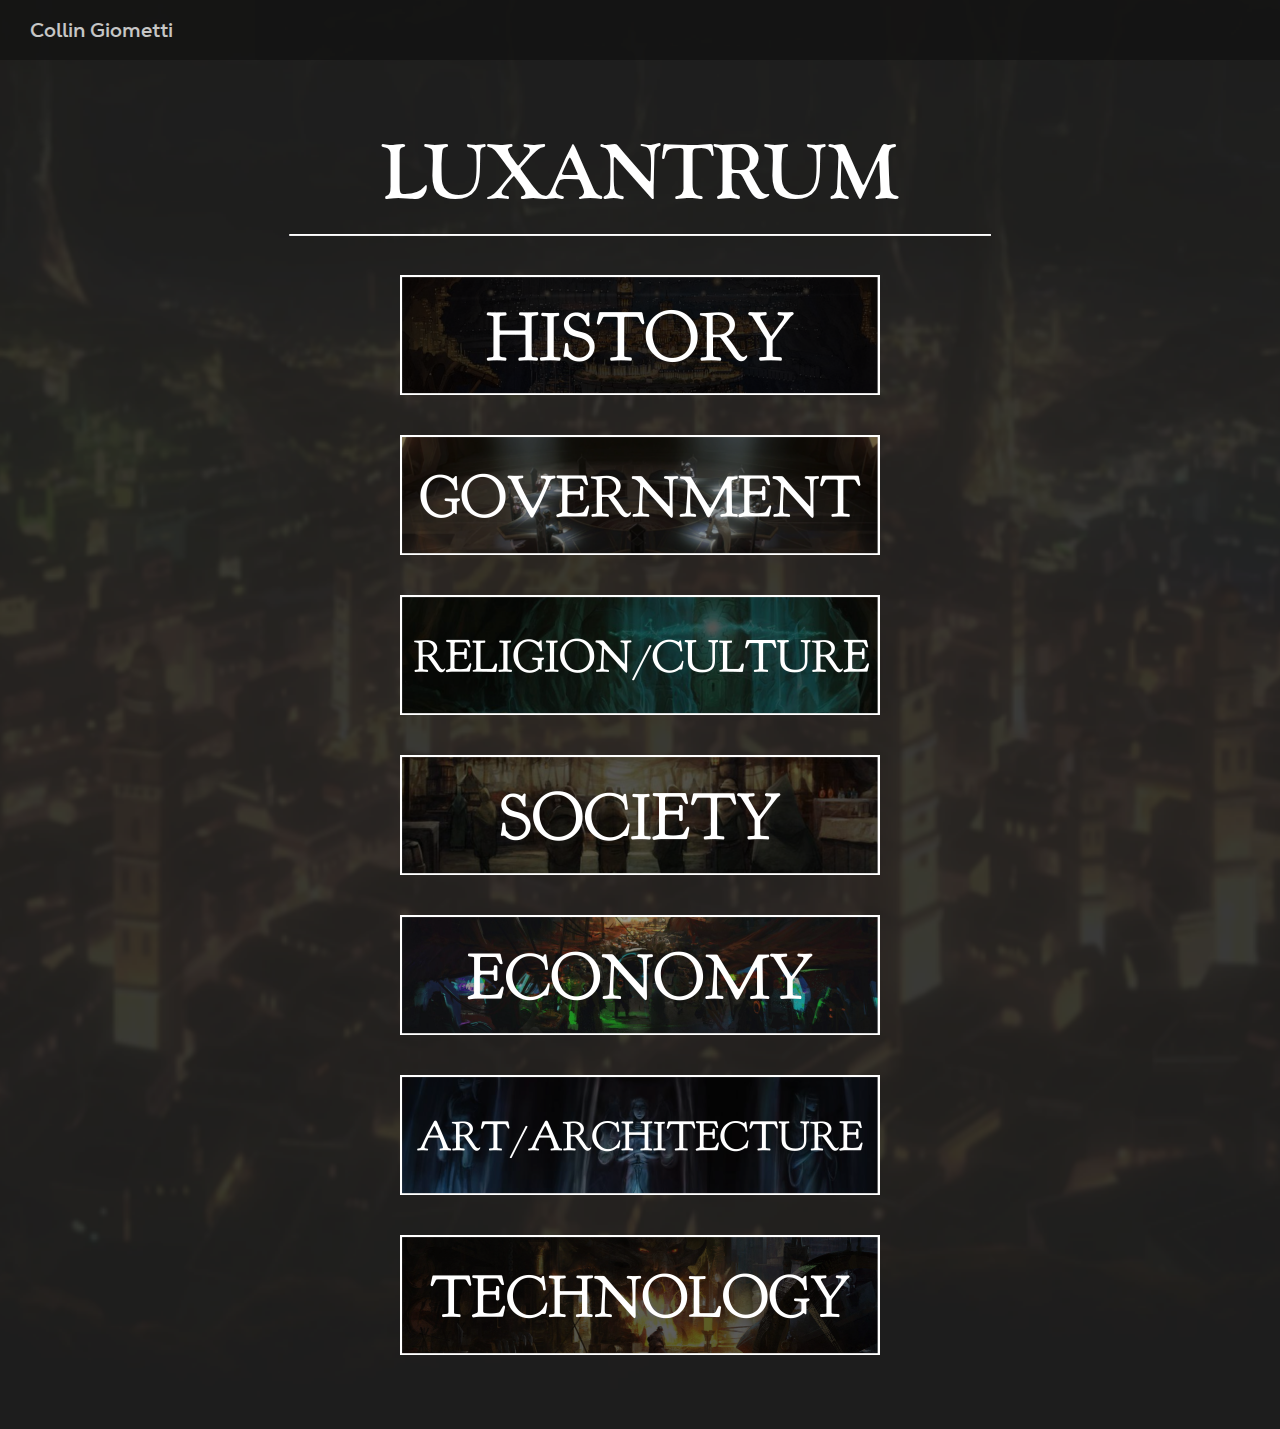
<file: index.html>
<!DOCTYPE html>
<html lang="en">
<head>
    <meta charset="UTF-8">
    <meta http-equiv="X-UA-Compatible" content="IE=edge">
    <meta name="viewport" content="width=device-width, initial-scale=1.0">
    <link rel="icon" type="image/x-icon" href="./assets/images/favicon.png">
    <link rel="stylesheet" href="main.css">
    <title>Luxantrum</title>
</head>
<body>
    <div class="header">
        <p style="margin: 5px; margin-left: 20px; font-size: 100%;">Collin Giometti</p>
    </div>
    <table class="content">
        <tr><th><h1 style="font-size: 500%; margin: 10px;">LUXANTRUM</h1></th></tr>
        <tr><th><hr style="border-top: 1px solid white; margin: auto; margin-bottom: 20px; width: 700px;"></th></tr>
        <tr><th><a href="./pages/history.html"><img class="banner" src="./assets/images/histbanner.png"></a></th></tr>
        <tr><th><a href="./pages/government.html"><img class="banner" src="./assets/images/govbanner.png"></a></th></tr>
        <tr><th><a href="./pages/religion.html"><img class="banner" src="./assets/images/rcbanner.png"></a></th></tr>
        <tr><th><a href="./pages/society.html"><img class="banner" src="./assets/images/societybanner.png"></a></th></tr>
        <tr><th><a href="./pages/economy.html"><img class="banner" src="./assets/images/ecbanner.png"></a></th></tr>
        <tr><th><a href="./pages/artarchitecture.html"><img class="banner" src="./assets/images/artbanner.png"></a></th></tr>
        <tr><th><a href="./pages/technology.html"><img class="banner" src="./assets/images/techbanner.png"></a></th></tr>
    </table>
</body>
</html>
</file>
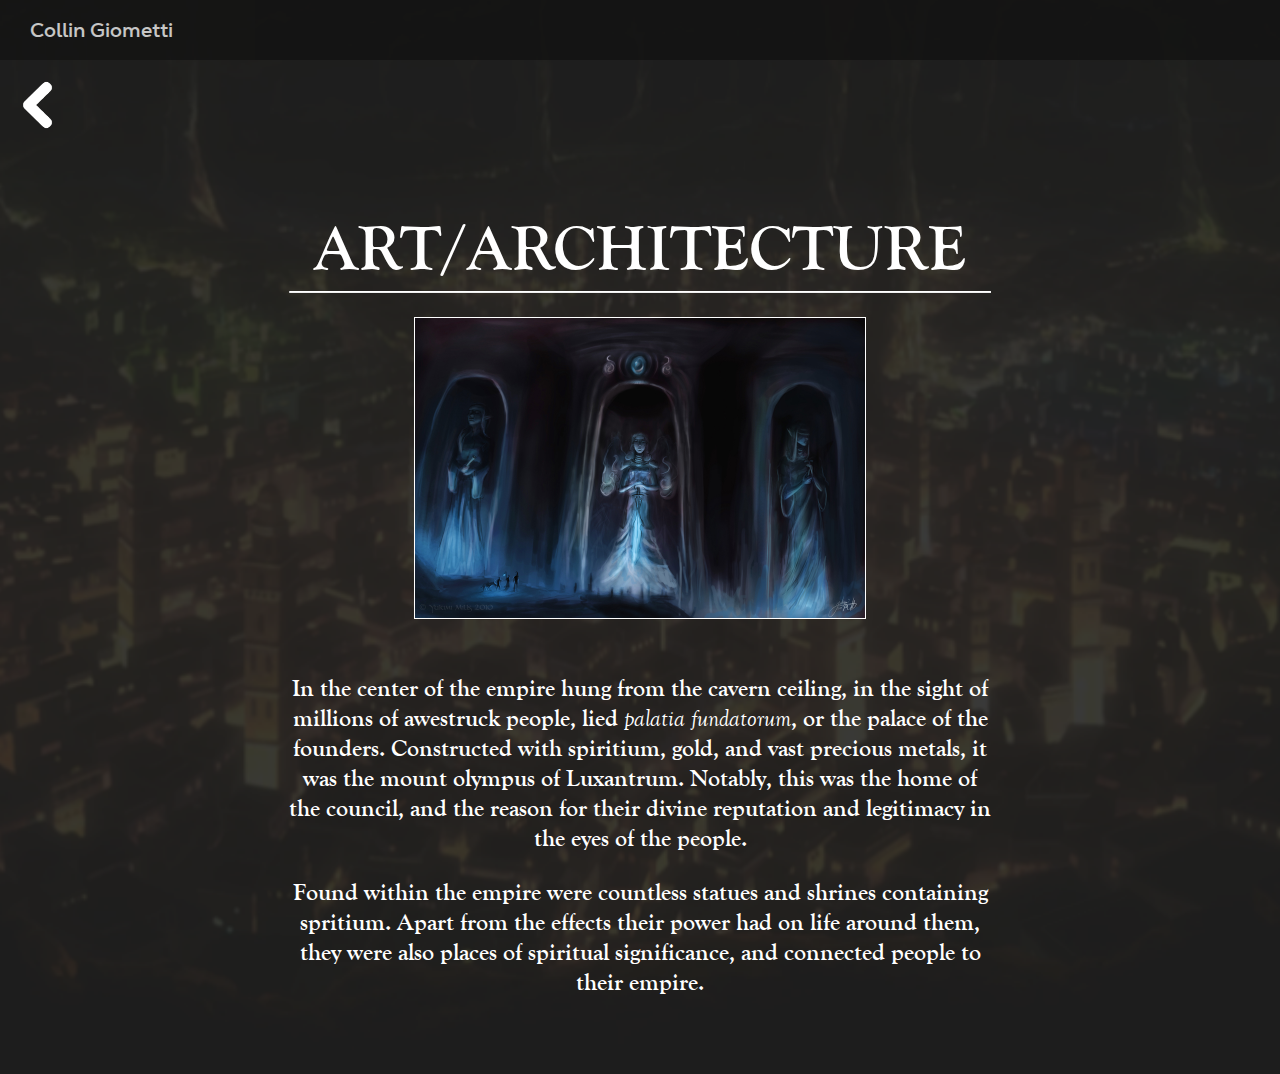
<file: pages/artarchitecture.html>
<!DOCTYPE html>
<html lang="en">
<head>
    <meta charset="UTF-8">
    <meta http-equiv="X-UA-Compatible" content="IE=edge">
    <meta name="viewport" content="width=device-width, initial-scale=1.0">
    <link rel="icon" type="image/x-icon" href="../assets/images/favicon.png">
    <link rel="stylesheet" href="../main.css">
    <title>Art/Architecture</title>
</head>
<body>
    <div class="header">
        <p style="margin: 5px; margin-left: 20px; font-size: 100%;">Collin Giometti</p>
    </div>
    <a href="../index.html"><img class="back" src="../assets/images/backarrow.png"></a>
    <table class="content">
        <tr><td><h1 style="font-size: 400%; margin: 0px;">ART/ARCHITECTURE</h1></td></tr>
        <tr><td><hr style="width: 700px;"></td></tr>
        <tr><td><img src="../assets/images/statues.jpg" height="300px" style="border: 1px solid white; margin: 20px;"></td></tr>
        <tr><td>
            <p>In the center of the empire hung from the cavern ceiling, in the sight of millions of awestruck people, lied <span style="font-family: goudyItalic;">palatia fundatorum</span>, or the palace of the founders. Constructed with spiritium, gold, and vast precious metals, it was the mount olympus of Luxantrum. Notably, this was the home of the council, and the reason for their divine reputation and legitimacy in the eyes of the people.</p>
            <p>Found within the empire were countless statues and shrines containing spritium. Apart from the effects their power had on life around them, they were also places of spiritual significance, and connected people to their empire.</p>
        </td></tr>
    </table>
</body>
</html>
</file>
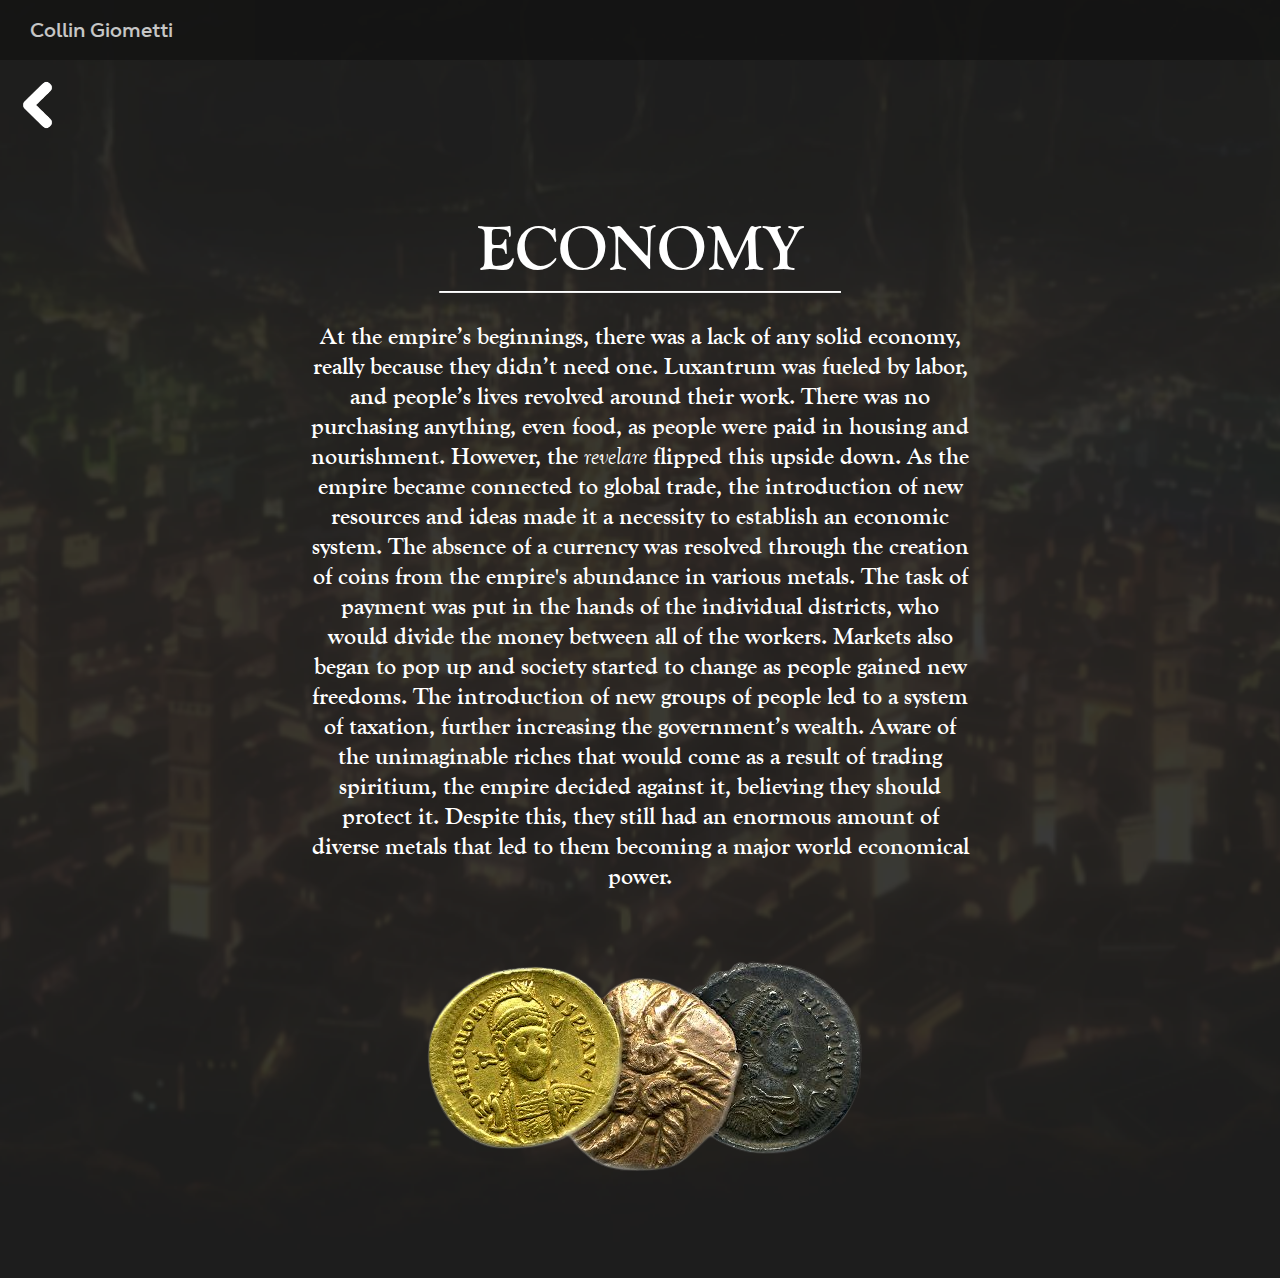
<file: pages/economy.html>
<!DOCTYPE html>
<html lang="en">
<head>
    <meta charset="UTF-8">
    <meta http-equiv="X-UA-Compatible" content="IE=edge">
    <meta name="viewport" content="width=device-width, initial-scale=1.0">
    <link rel="icon" type="image/x-icon" href="../assets/images/favicon.png">
    <link rel="stylesheet" href="../main.css">
    <title>Economy</title>
</head>
<body>
    <div class="header">
        <p style="margin: 5px; margin-left: 20px; font-size: 100%;">Collin Giometti</p>
    </div>
    <a href="../index.html"><img class="back" src="../assets/images/backarrow.png"></a>
    <table class="content">
        <tr><td><h1 style="font-size: 400%; margin: 0px;">ECONOMY</h1></td></tr>
        <tr><td><hr style="width: 400px;"></td></tr>
        <tr><td><p>At the empire’s beginnings, there was a lack of any solid economy, really because they didn’t need one. Luxantrum was fueled by labor, and people’s lives revolved around their work. There was no purchasing anything, even food, as people were paid in housing and nourishment. However, the <span style="font-family: goudyItalic;">revelare</span> flipped this upside down. As the empire became connected to global trade, the introduction of new resources and ideas made it a necessity to establish an economic system. The absence of a currency was resolved through the creation of coins from the empire's abundance in various metals. The task of payment was put in the hands of the individual districts, who would divide the money between all of the workers. Markets also began to pop up and society started to change as people gained new freedoms. The introduction of new groups of people led to a system of taxation, further increasing the government’s wealth. Aware of the unimaginable riches that would come as a result of trading spiritium, the empire decided against it, believing they should protect it. Despite this, they still had an enormous amount of diverse metals that led to them becoming a major world economical power.</p></td></tr>
        <tr><td><img src="../assets/images/coins.png" height="300px"></td></tr>
    </table>
</body>
</html>
</file>
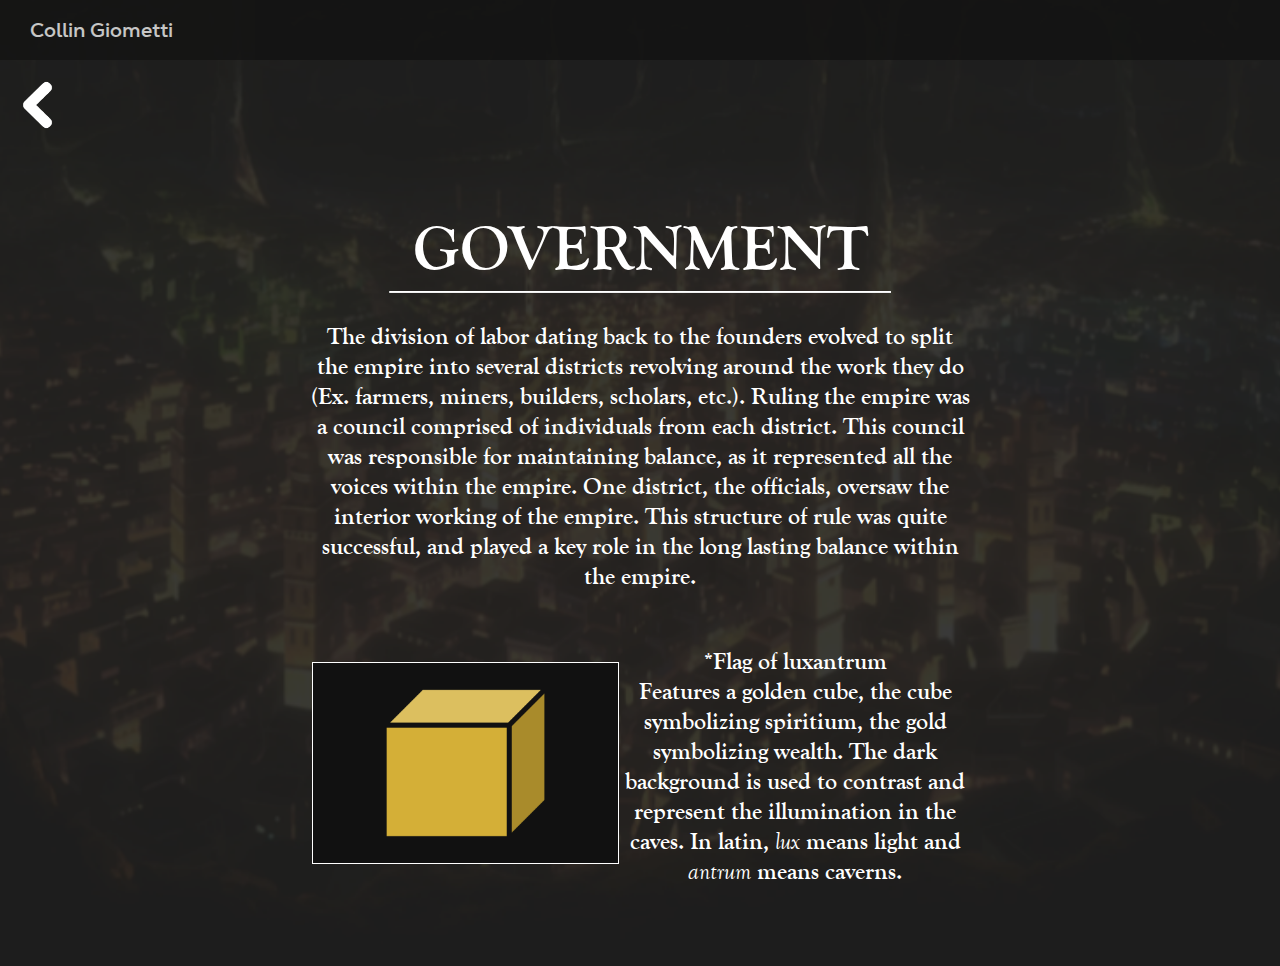
<file: pages/government.html>
<!DOCTYPE html>
<html lang="en">
<head>
    <meta charset="UTF-8">
    <meta http-equiv="X-UA-Compatible" content="IE=edge">
    <meta name="viewport" content="width=device-width, initial-scale=1.0">
    <link rel="icon" type="image/x-icon" href="../assets/images/favicon.png">
    <link rel="stylesheet" href="../main.css">
    <title>Government</title>
</head>
<body>
    <div class="header">
        <p style="margin: 5px; margin-left: 20px; font-size: 100%;">Collin Giometti</p>
    </div>
    <a href="../index.html"><img class="back" src="../assets/images/backarrow.png"></a>
    <table class="content">
        <tr><td><h1 style="font-size: 400%; margin: 0px;">GOVERNMENT</h1></td></tr>
        <tr><td><hr style="width: 500px;"></td></tr>
        <tr><td><p>The division of labor dating back to the founders evolved to split the empire into several districts revolving around the work they do (Ex. farmers, miners, builders, scholars, etc.). Ruling the empire was a council comprised of individuals from each district. This council was responsible for maintaining balance, as it represented all the voices within the empire. One district, the officials, oversaw the interior working of the empire. This structure of rule was quite successful, and played a key role in the long lasting balance within the empire.</p></td></tr>
        <tr><td>
            <table>
                <tr>
                    <td><img src="../assets/images/flag.png" height="200px" style="border: 1px solid white;"></td>
                    <td><p>*Flag of luxantrum<br>Features a golden cube, the cube symbolizing spiritium, the gold symbolizing wealth. The dark background is used to contrast and represent the illumination in the caves. In latin, <span style="font-family: goudyItalic;">lux</span> means light and <span style="font-family: goudyItalic;">antrum</span> means caverns.</p></td>
                </tr>
            </table>
        </td></tr>
    </table>
</body>
</html>
</file>
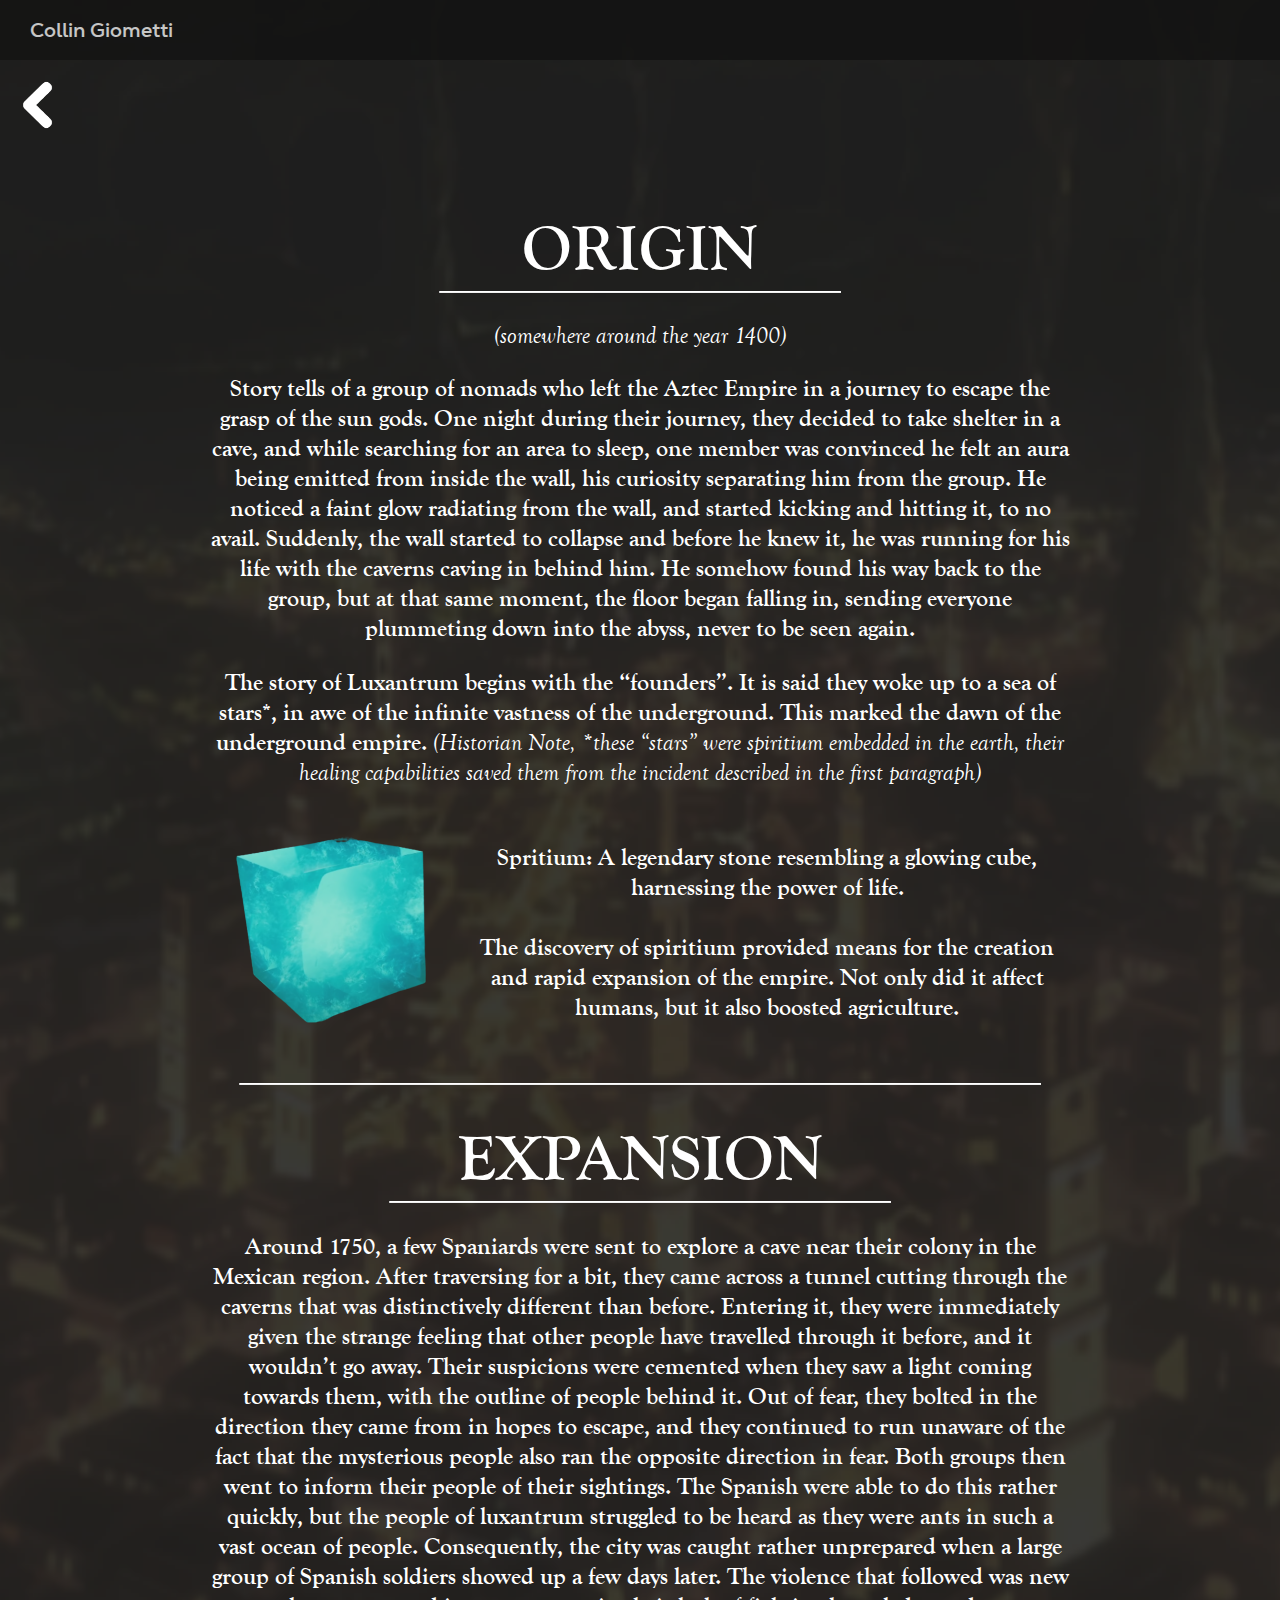
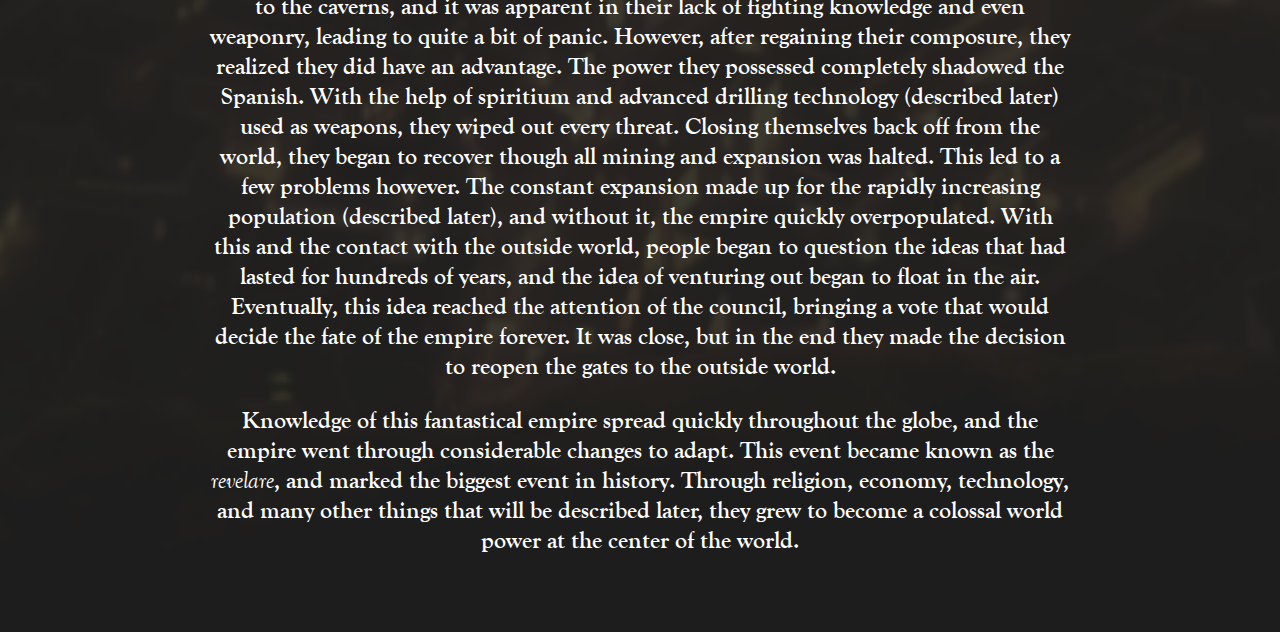
<file: pages/history.html>
<!DOCTYPE html>
<html lang="en">
<head>
    <meta charset="UTF-8">
    <meta http-equiv="X-UA-Compatible" content="IE=edge">
    <meta name="viewport" content="width=device-width, initial-scale=1.0">
    <link rel="icon" type="image/x-icon" href="../assets/images/favicon.png">
    <link rel="stylesheet" href="../main.css">
    <title>History</title>
</head>
<body>
    <div class="header">
        <p style="margin: 5px; margin-left: 20px; font-size: 100%;">Collin Giometti</p>
    </div>
    <a href="../index.html"><img class="back" src="../assets/images/backarrow.png"></a>
    <table class="content">
        <tr><td><h1 style="font-size: 400%; margin: 0px;">ORIGIN</h1></td></tr>
        <tr><td><hr style="width: 400px;"></td></tr>
        <tr><td>
            <p style="font-family: goudyItalic;">(somewhere around the year 1400)</p>
            <p>Story tells of a group of nomads who left the Aztec Empire in a journey to escape the grasp of the sun gods. One night during their journey, they decided to take shelter in a cave, and while searching for an area to sleep, one member was convinced he felt an aura being emitted from inside the wall, his curiosity separating him from the group. He noticed a faint glow radiating from the wall, and started kicking and hitting it, to no avail. Suddenly, the wall started to collapse and before he knew it, he was running for his life with the caverns caving in behind him. He somehow found his way back to the group, but at that same moment, the floor began falling in, sending everyone plummeting down into the abyss, never to be seen again.</p>
            <p>The story of Luxantrum begins with the “founders”. It is said they woke up to a sea of stars*, in awe of the infinite vastness of the underground. This marked the dawn of the underground empire. <span style="font-family: goudyItalic;">(Historian Note, *these “stars” were spiritium embedded in the earth, their healing capabilities saved them from the incident described in the first paragraph)</span></p>
        </td></tr>
        <tr><td>
            <table>
                <tr>
                    <td><img src="../assets/images/spiritium.png" style="max-width: 250px;"></td>
                    <td><p>Spritium: A legendary stone resembling a glowing cube, harnessing the power of life. <br><br> The discovery of spiritium provided means for the creation and rapid expansion of the empire. Not only did it affect humans, but it also boosted agriculture.</p></td>
                </tr>
            </table>
        </td></tr>
        <tr><td><div style="margin: 30px;"><hr style="width: 800px;"></div></td></tr>
        <tr><td><h1 style="font-size: 400%; margin: 0px;">EXPANSION</h1></td></tr>
        <tr><td><hr style="width: 500px;"></td></tr>
        <tr><td>
            <p>Around 1750, a few Spaniards were sent to explore a cave near their colony in the Mexican region. After traversing for a bit, they came across a tunnel cutting through the caverns that was distinctively different than before. Entering it, they were immediately given the strange feeling that other people have travelled through it before, and it wouldn’t go away. Their suspicions were cemented when they saw a light coming towards them, with the outline of people behind it. Out of fear, they bolted in the direction they came from in hopes to escape, and they continued to run unaware of the fact that the mysterious people also ran the opposite direction in fear. Both groups then went to inform their people of their sightings. The Spanish were able to do this rather quickly, but the people of luxantrum struggled to be heard as they were ants in such a vast ocean of people. Consequently, the city was caught rather unprepared when a large group of Spanish soldiers showed up a few days later. The violence that followed was new to the caverns, and it was apparent in their lack of fighting knowledge and even weaponry, leading to quite a bit of panic. However, after regaining their composure, they realized they did have an advantage. The power they possessed completely shadowed the Spanish. With the help of spiritium and advanced drilling technology (described later) used as weapons, they wiped out every threat. Closing themselves back off from the world, they began to recover though all mining and expansion was halted. This led to a few problems however. The constant expansion made up for the rapidly increasing population (described later), and without it, the empire quickly overpopulated. With this and the contact with the outside world, people began to question the ideas that had lasted for hundreds of years, and the idea of venturing out began to float in the air. Eventually, this idea reached the attention of the council, bringing a vote that would decide the fate of the empire forever. It was close, but in the end they made the decision to reopen the gates to the outside world.</p>
            <p>Knowledge of this fantastical empire spread quickly throughout the globe, and the empire went through considerable changes to adapt. This event became known as the <span style="font-family: goudyItalic;">revelare</span>, and marked the biggest event in history. Through religion, economy, technology, and many other things that will be described later, they grew to become a colossal world power at the center of the world.</p>
        </td></tr>
    </table>
</body>
</html>
</file>
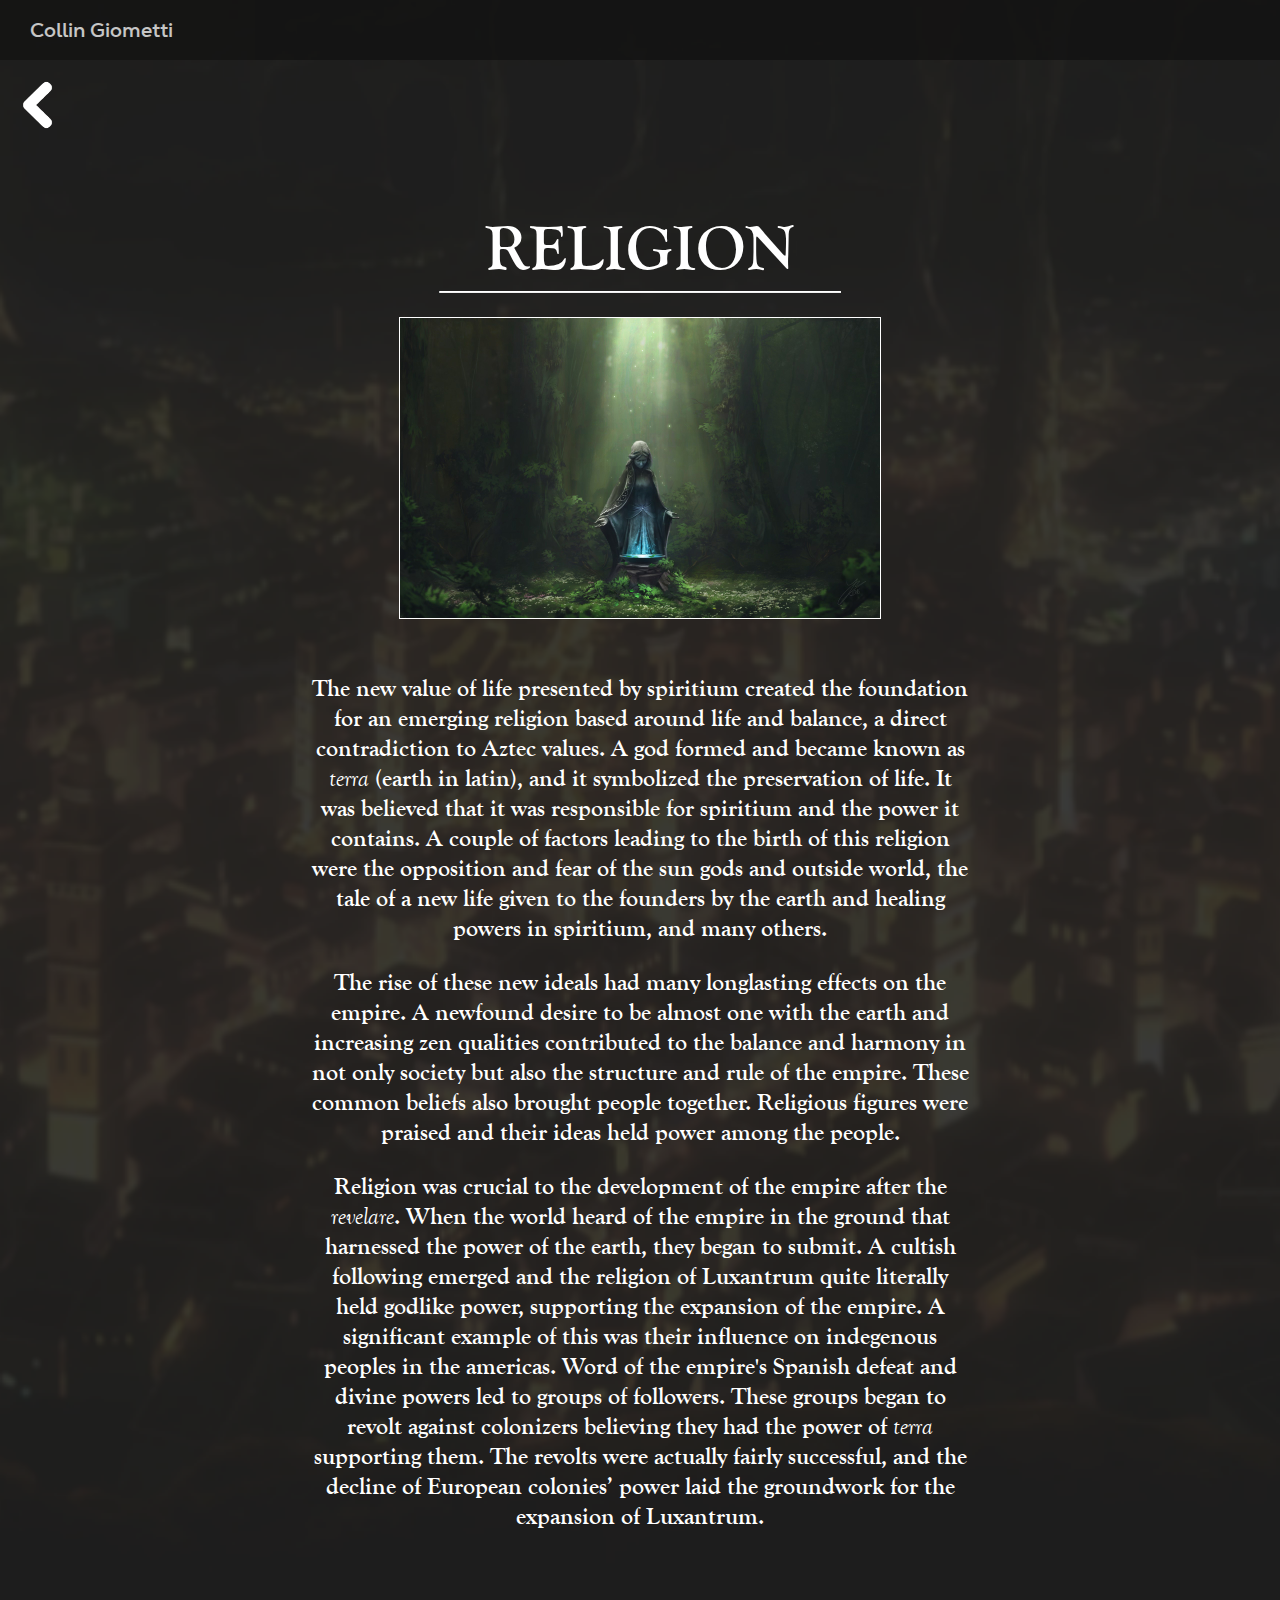
<file: pages/religion.html>
<!DOCTYPE html>
<html lang="en">
<head>
    <meta charset="UTF-8">
    <meta http-equiv="X-UA-Compatible" content="IE=edge">
    <meta name="viewport" content="width=device-width, initial-scale=1.0">
    <link rel="icon" type="image/x-icon" href="../assets/images/favicon.png">
    <link rel="stylesheet" href="../main.css">
    <title>Religion/Culture</title>
</head>
<body>
    <div class="header">
        <p style="margin: 5px; margin-left: 20px; font-size: 100%;">Collin Giometti</p>
    </div>
    <a href="../index.html"><img class="back" src="../assets/images/backarrow.png"></a>
    <table class="content">
        <tr><td><h1 style="font-size: 400%; margin: 0px;">RELIGION</h1></td></tr>
        <tr><td><hr style="width: 400px;"></td></tr>
        <tr><td><img src="../assets/images/religionimg.jpg" height="300px" style="margin: 20px; border: 1px solid white;"></td></tr>
        <tr><td>
            <p>The new value of life presented by spiritium created the foundation for an emerging religion based around life and balance, a direct contradiction to Aztec values. A god formed and became known as <span style="font-family: goudyItalic;">terra</span> (earth in latin), and it symbolized the preservation of life. It was believed that it was responsible for spiritium and the power it contains. A couple of factors leading to the birth of this religion were the opposition and fear of the sun gods and outside world, the tale of a new life given to the founders by the earth and healing powers in spiritium, and many others. </p>
            <p>The rise of these new ideals had many longlasting effects on the empire. A newfound desire to be almost one with the earth and increasing zen qualities contributed to the balance and harmony in not only society but also the structure and rule of the empire. These common beliefs also brought people together. Religious figures were praised and their ideas held power among the people. </p>
            <p>Religion was crucial to the development of the empire after the <span style="font-family: goudyItalic;">revelare</span>. When the world heard of the empire in the ground that harnessed the power of the earth, they began to submit. A cultish following emerged and the religion of Luxantrum quite literally held godlike power, supporting the expansion of the empire. A significant example of this was their influence on indegenous peoples in the americas. Word of the empire's Spanish defeat and divine powers led to groups of followers. These groups began to revolt against colonizers believing they had the power of <span style="font-family: goudyItalic;">terra</span> supporting them. The revolts were actually fairly successful, and the decline of European colonies’ power laid the groundwork for the expansion of Luxantrum.</p>
        </td></tr>
    </table>
</body>
</html>
</file>
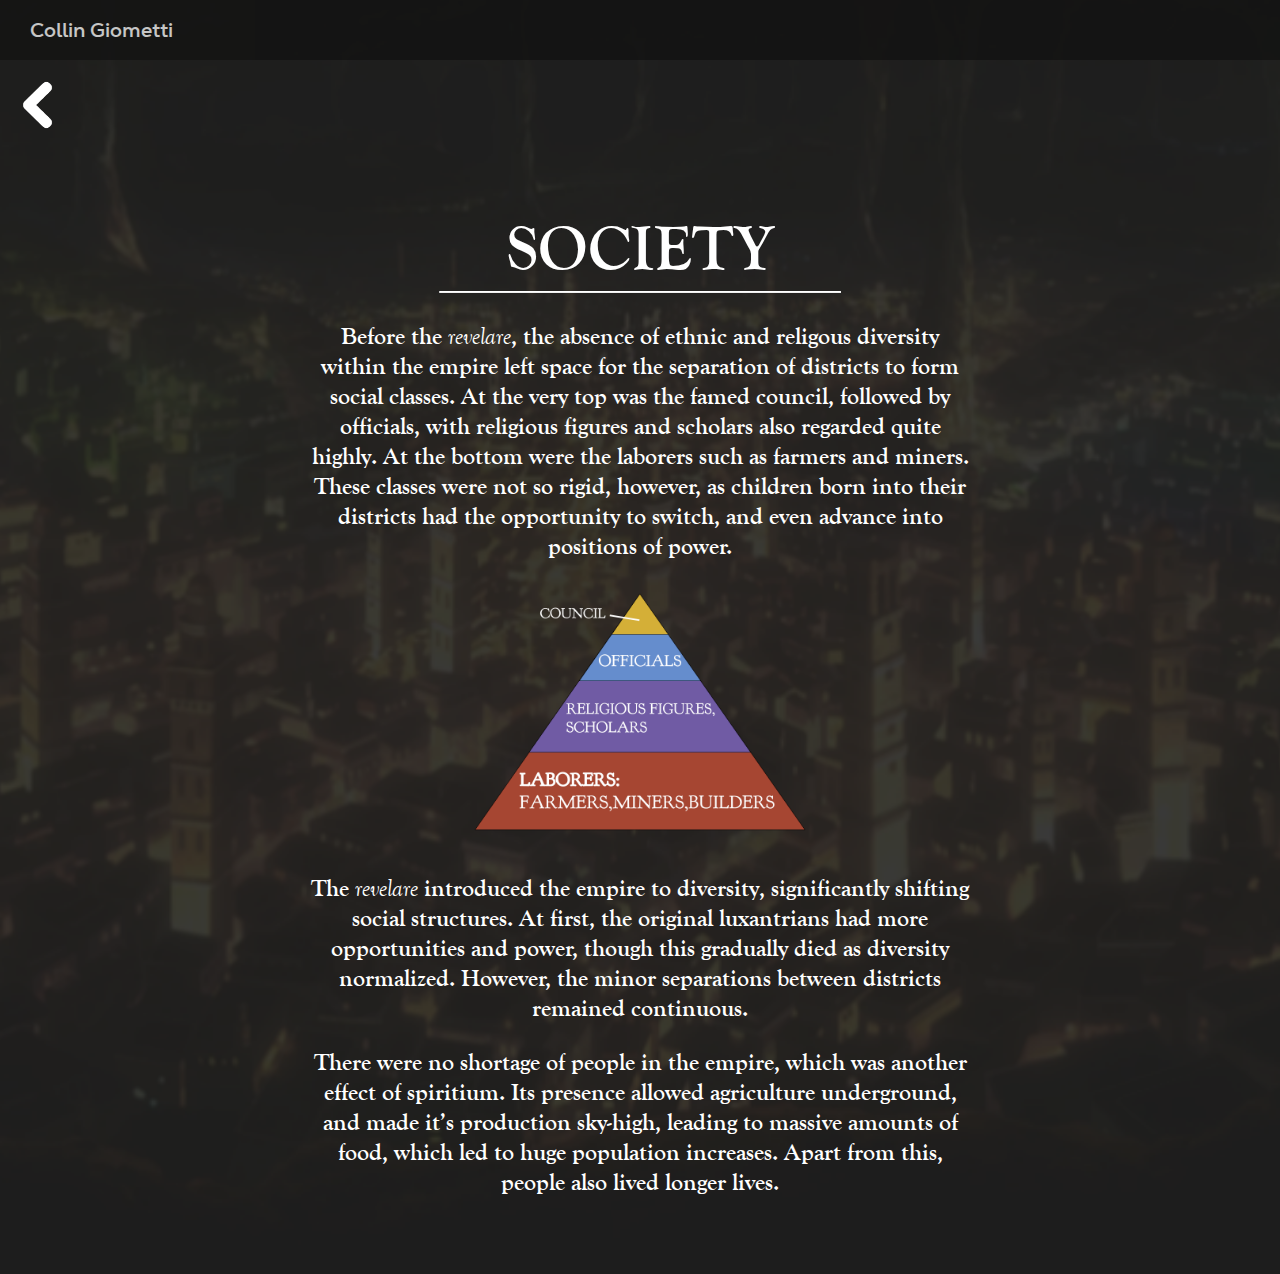
<file: pages/society.html>
<!DOCTYPE html>
<html lang="en">
<head>
    <meta charset="UTF-8">
    <meta http-equiv="X-UA-Compatible" content="IE=edge">
    <meta name="viewport" content="width=device-width, initial-scale=1.0">
    <link rel="icon" type="image/x-icon" href="../assets/images/favicon.png">
    <link rel="stylesheet" href="../main.css">
    <title>Society</title>
</head>
<body>
    <div class="header">
        <p style="margin: 5px; margin-left: 20px; font-size: 100%;">Collin Giometti</p>
    </div>
    <a href="../index.html"><img class="back" src="../assets/images/backarrow.png"></a>
    <table class="content">
        <tr><td><h1 style="font-size: 400%; margin: 0px;">SOCIETY</h1></td></tr>
        <tr><td><hr style="width: 400px;"></td></tr>
        <tr><td><p>Before the <span style="font-family: goudyItalic;">revelare</span>, the absence of ethnic and religous diversity within the empire left space for the separation of districts to form social classes. At the very top was the famed council, followed by officials, with religious figures and scholars also regarded quite highly. At the bottom were the laborers such as farmers and miners. These classes were not so rigid, however, as children born into their districts had the opportunity to switch, and even advance into positions of power. </p></td></tr>
        <tr><td><img src="../assets/images/pyramid.png" height="250px"></td></tr>
        <tr><td>
            <p>The <span style="font-family: goudyItalic;">revelare</span> introduced the empire to diversity, significantly shifting social structures. At first, the original luxantrians had more opportunities and power, though this gradually died as diversity normalized. However, the minor separations between districts remained continuous.</p>
            <p>There were no shortage of people in the empire, which was another effect of spiritium. Its presence allowed agriculture underground, and made it’s production sky-high, leading to massive amounts of food, which led to huge population increases. Apart from this, people also lived longer lives. </p>
        </td></tr>
    </table>
</body>
</html>
</file>
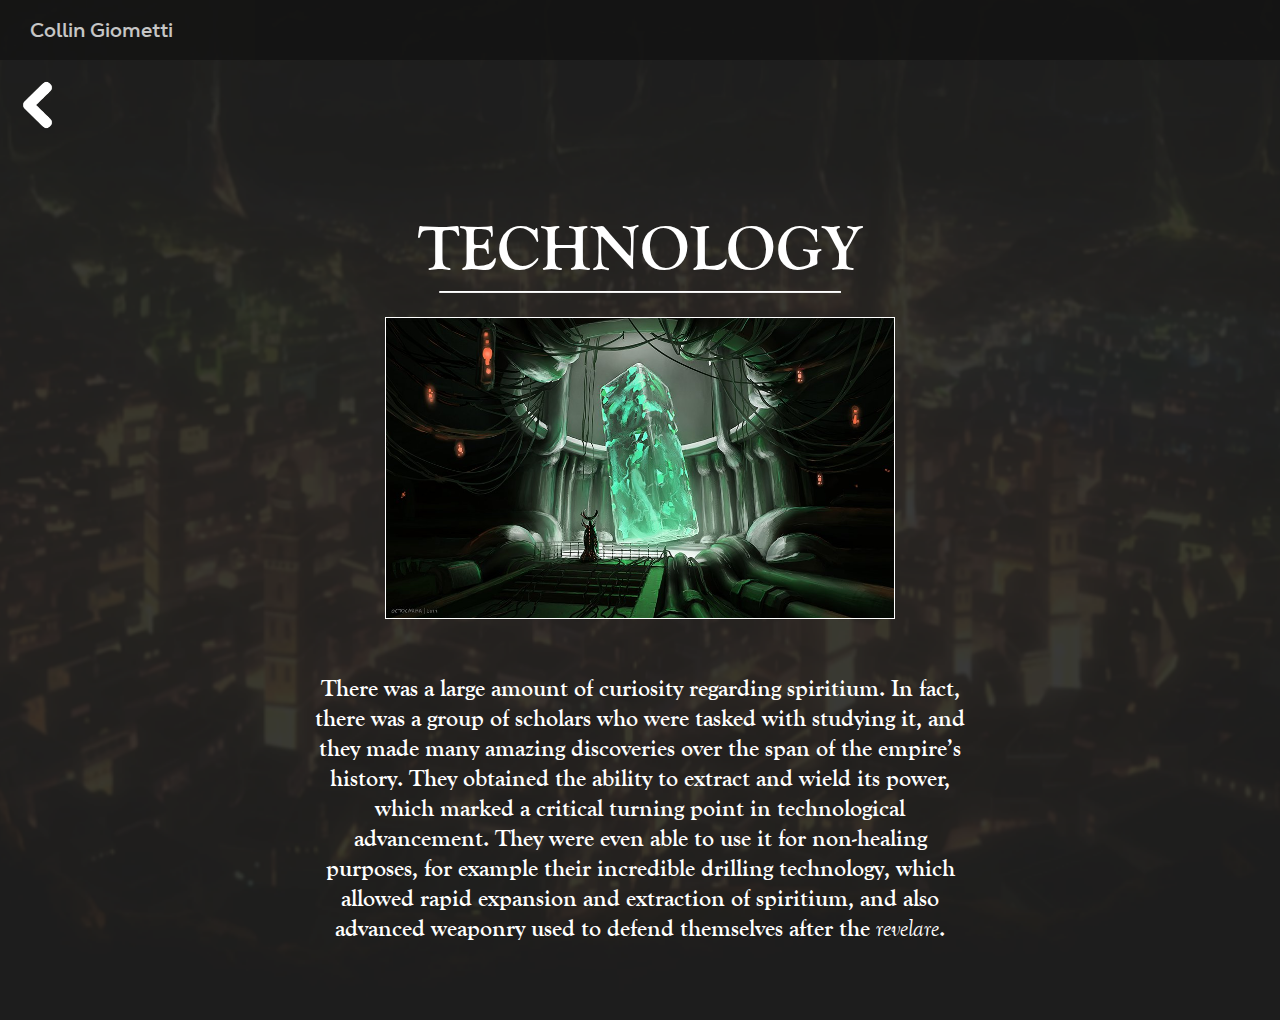
<file: pages/technology.html>
<!DOCTYPE html>
<html lang="en">
<head>
    <meta charset="UTF-8">
    <meta http-equiv="X-UA-Compatible" content="IE=edge">
    <meta name="viewport" content="width=device-width, initial-scale=1.0">
    <link rel="icon" type="image/x-icon" href="../assets/images/favicon.png">
    <link rel="stylesheet" href="../main.css">
    <title>Technology</title>
</head>
<body>
    <div class="header">
        <p style="margin: 5px; margin-left: 20px; font-size: 100%;">Collin Giometti</p>
    </div>
    <a href="../index.html"><img class="back" src="../assets/images/backarrow.png"></a>
    <table class="content">
        <tr><td><h1 style="font-size: 400%; margin: 0px;">TECHNOLOGY</h1></td></tr>
        <tr><td><hr style="width: 400px;"></td></tr>
        <tr><td><img src="../assets/images/techimg.jpg" height="300px" style="margin: 20px; border: 1px solid white;"></td></tr>
        <tr><td><p>There was a large amount of curiosity regarding spiritium. In fact, there was a group of scholars who were tasked with studying it, and they made many amazing discoveries over the span of the empire’s history. They obtained the ability to extract and wield its power, which marked a critical turning point in technological advancement. They were even able to use it for non-healing purposes, for example their incredible drilling technology, which allowed rapid expansion and extraction of spiritium, and also advanced weaponry used to defend themselves after the <span style="font-family: goudyItalic;">revelare</span>.</p></td></tr>
    </table>
</body>
</html>
</file>
<file: main.css>
@font-face {
    font-family: goudy;
    src: url('./assets/fonts/goudy.TTF');
}
@font-face {
    font-family: goudyItalic;
    src: url('./assets/fonts/goudyitalic.TTF');
}
@font-face {
    font-family: nexa;
    src: url('./assets/fonts/nexa.TTF');
}
body{
    background-image: url('./assets/images/background.png');
    background-repeat: no-repeat;
    background-size: cover;
    background-position: center;
    font-family: goudy;
    color: white;
    margin: 0;
}
.back{
    height: 50px;
    margin: 20px;
    transition: 0.2s;
}
.back:hover{
    opacity: .5;
}
.content{
    padding: 50px;
    text-align: center;
    width: 60%;
    margin:auto;
}
hr{
    border-top: 1px solid white;
    margin: auto;
}
p{
    font-size: 150%;
}
.header {
    padding: 10px;
    background: #121212;
    color: white;
    height: fit-content;
    font-family: nexa;
    font-size: 20px;
    opacity: .75;
}
.banner{
    height: 120px;
    margin: 15px;
    transition: 0.2s;
}
.banner:hover{
    height: 130px;
    margin: 10px;
}
</file>
